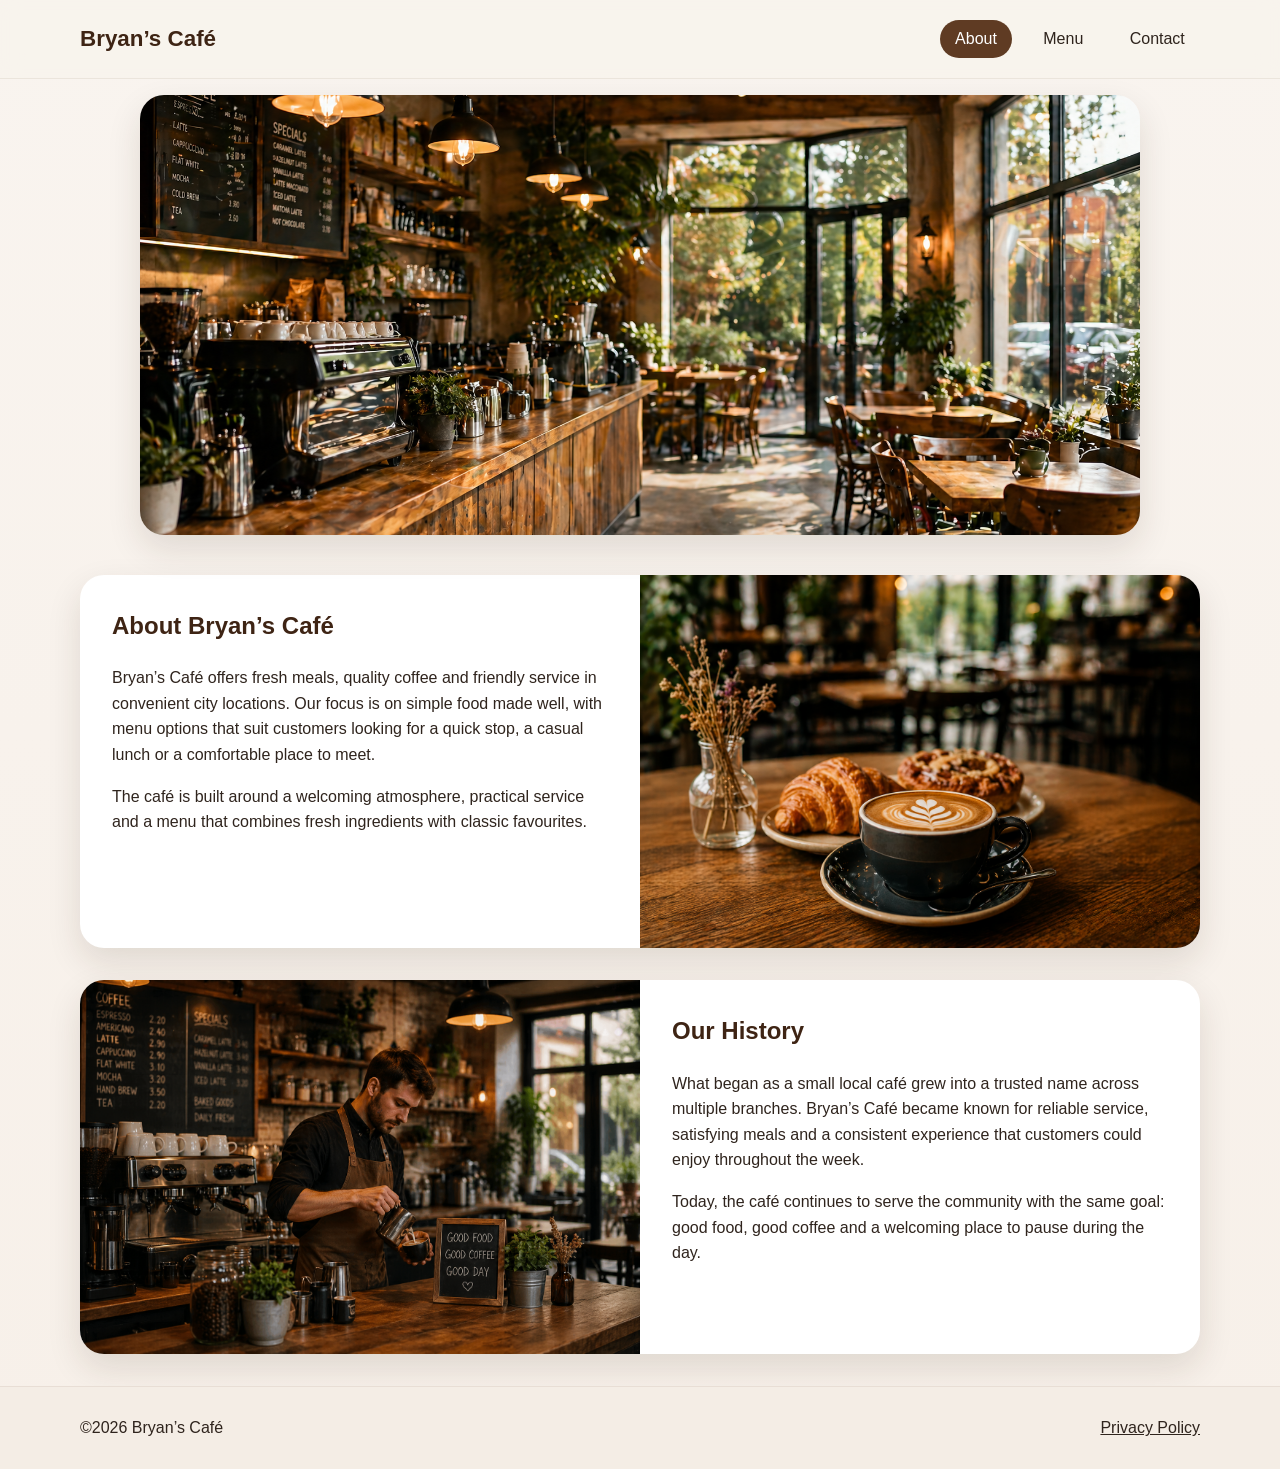
<file: index.html>
<!DOCTYPE html>
<html lang="en">
<head>
  <meta charset="UTF-8" />
  <meta name="viewport" content="width=device-width, initial-scale=1.0" />
  <title>About</title>
  <link rel="stylesheet" href="assets/css/style.css" />
</head>
<body>
  <header class="site-header">
    <nav class="navbar container" aria-label="Main navigation">
      <a class="logo" href="index.html">Bryan’s Café</a>
      <button class="nav-toggle" aria-label="Toggle navigation" aria-expanded="false">☰</button>
      <ul class="nav-links">
        <li><a href="index.html" aria-current="page">About</a></li>
        <li><a href="menu.html">Menu</a></li>
        <li><a href="contact.html">Contact</a></li>
      </ul>
    </nav>
  </header>

  <main>
    <section class="hero">
      <div class="container hero-image-only">
        <div class="hero-card">
          <img src="assets/images/banner.jpg" alt="Café banner" />
        </div>
      </div>
    </section>

    <section class="content-section container split-card">
      <div class="text-block">
        <h2>About Bryan’s Café</h2>
        <p>Bryan’s Café offers fresh meals, quality coffee and friendly service in convenient city locations. Our focus is on simple food made well, with menu options that suit customers looking for a quick stop, a casual lunch or a comfortable place to meet.</p>
        <p>The café is built around a welcoming atmosphere, practical service and a menu that combines fresh ingredients with classic favourites.</p>
      </div>

      <div class="image-block">
        <img src="assets/images/about.jpg" alt="About Bryan's Café" />
      </div>
    </section>

    <section class="content-section container split-card reverse">
      <div class="text-block">
        <h2>Our History</h2>
        <p>What began as a small local café grew into a trusted name across multiple branches. Bryan’s Café became known for reliable service, satisfying meals and a consistent experience that customers could enjoy throughout the week.</p>
        <p>Today, the café continues to serve the community with the same goal: good food, good coffee and a welcoming place to pause during the day.</p>
      </div>

      <div class="image-block">
        <img src="assets/images/history.jpg" alt="Our History" />
      </div>
    </section>
  </main>

  <footer class="site-footer">
    <div class="container footer-inner">
      <p id="copyright"></p>
      <a href="privacy.html" target="_blank" rel="noopener noreferrer">Privacy Policy</a>
    </div>
  </footer>

  <script src="assets/js/script.js"></script>
</body>
</html>
</file>
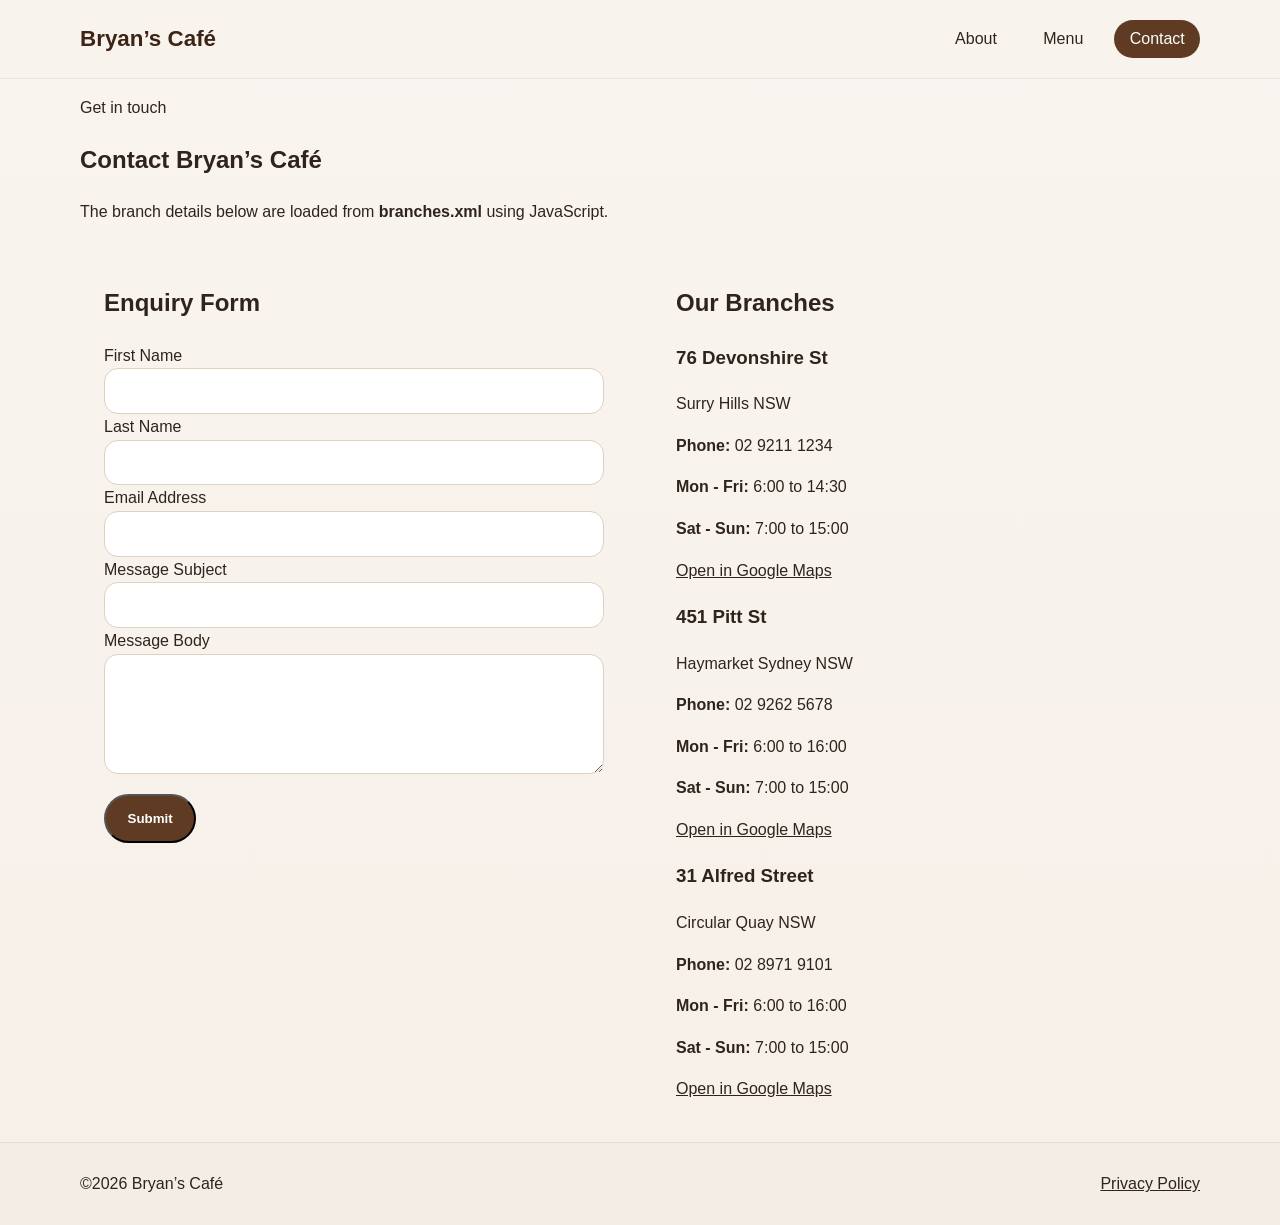
<file: contact.html>
<!DOCTYPE html>
<html lang="en">
<head>
  <meta charset="UTF-8" />
  <meta name="viewport" content="width=device-width, initial-scale=1.0" />
  <title>Contact</title>
  <link rel="stylesheet" href="assets/css/style.css" />
</head>
<body>
  <header class="site-header">
    <nav class="navbar container" aria-label="Main navigation">
      <a class="logo" href="index.html">Bryan’s Café</a>
      <button class="nav-toggle" aria-label="Toggle navigation" aria-expanded="false">☰</button>
      <ul class="nav-links">
        <li><a href="index.html">About</a></li>
        <li><a href="menu.html">Menu</a></li>
        <li><a href="contact.html" aria-current="page">Contact</a></li>
      </ul>
    </nav>
  </header>

  <main class="container page-spacing">
    <section class="page-heading">
      <p class="eyebrow">Get in touch</p>
      <h1>Contact Bryan’s Café</h1>
      <p>The branch details below are loaded from <strong>branches.xml</strong> using JavaScript.</p>
    </section>

    <section class="contact-grid">
      <div class="card form-card">
        <h2>Enquiry Form</h2>
        <form id="enquiry-form" novalidate>
          <div class="form-row">
            <label for="firstName">First Name</label>
            <input id="firstName" name="firstName" type="text" required />
          </div>
          <div class="form-row">
            <label for="lastName">Last Name</label>
            <input id="lastName" name="lastName" type="text" required />
          </div>
          <div class="form-row">
            <label for="email">Email Address</label>
            <input id="email" name="email" type="email" required />
          </div>
          <div class="form-row">
            <label for="subject">Message Subject</label>
            <input id="subject" name="subject" type="text" required />
          </div>
          <div class="form-row">
            <label for="message">Message Body</label>
            <textarea id="message" name="message" rows="6" required></textarea>
          </div>
          <button class="button" type="submit">Submit</button>
          <p id="form-message" class="form-message" aria-live="polite"></p>
        </form>
      </div>

      <div class="card">
        <h2>Our Branches</h2>
        <div id="branches-content" class="branches-list" aria-live="polite">
          <p class="loading">Loading branch details…</p>
        </div>
      </div>
    </section>
  </main>

  <footer class="site-footer">
    <div class="container footer-inner">
      <p id="copyright"></p>
      <a href="privacy.html" target="_blank" rel="noopener noreferrer">Privacy Policy</a>
    </div>
  </footer>

  <script src="assets/js/script.js"></script>
  <script src="assets/js/contact.js"></script>
</body>
</html>
</file>
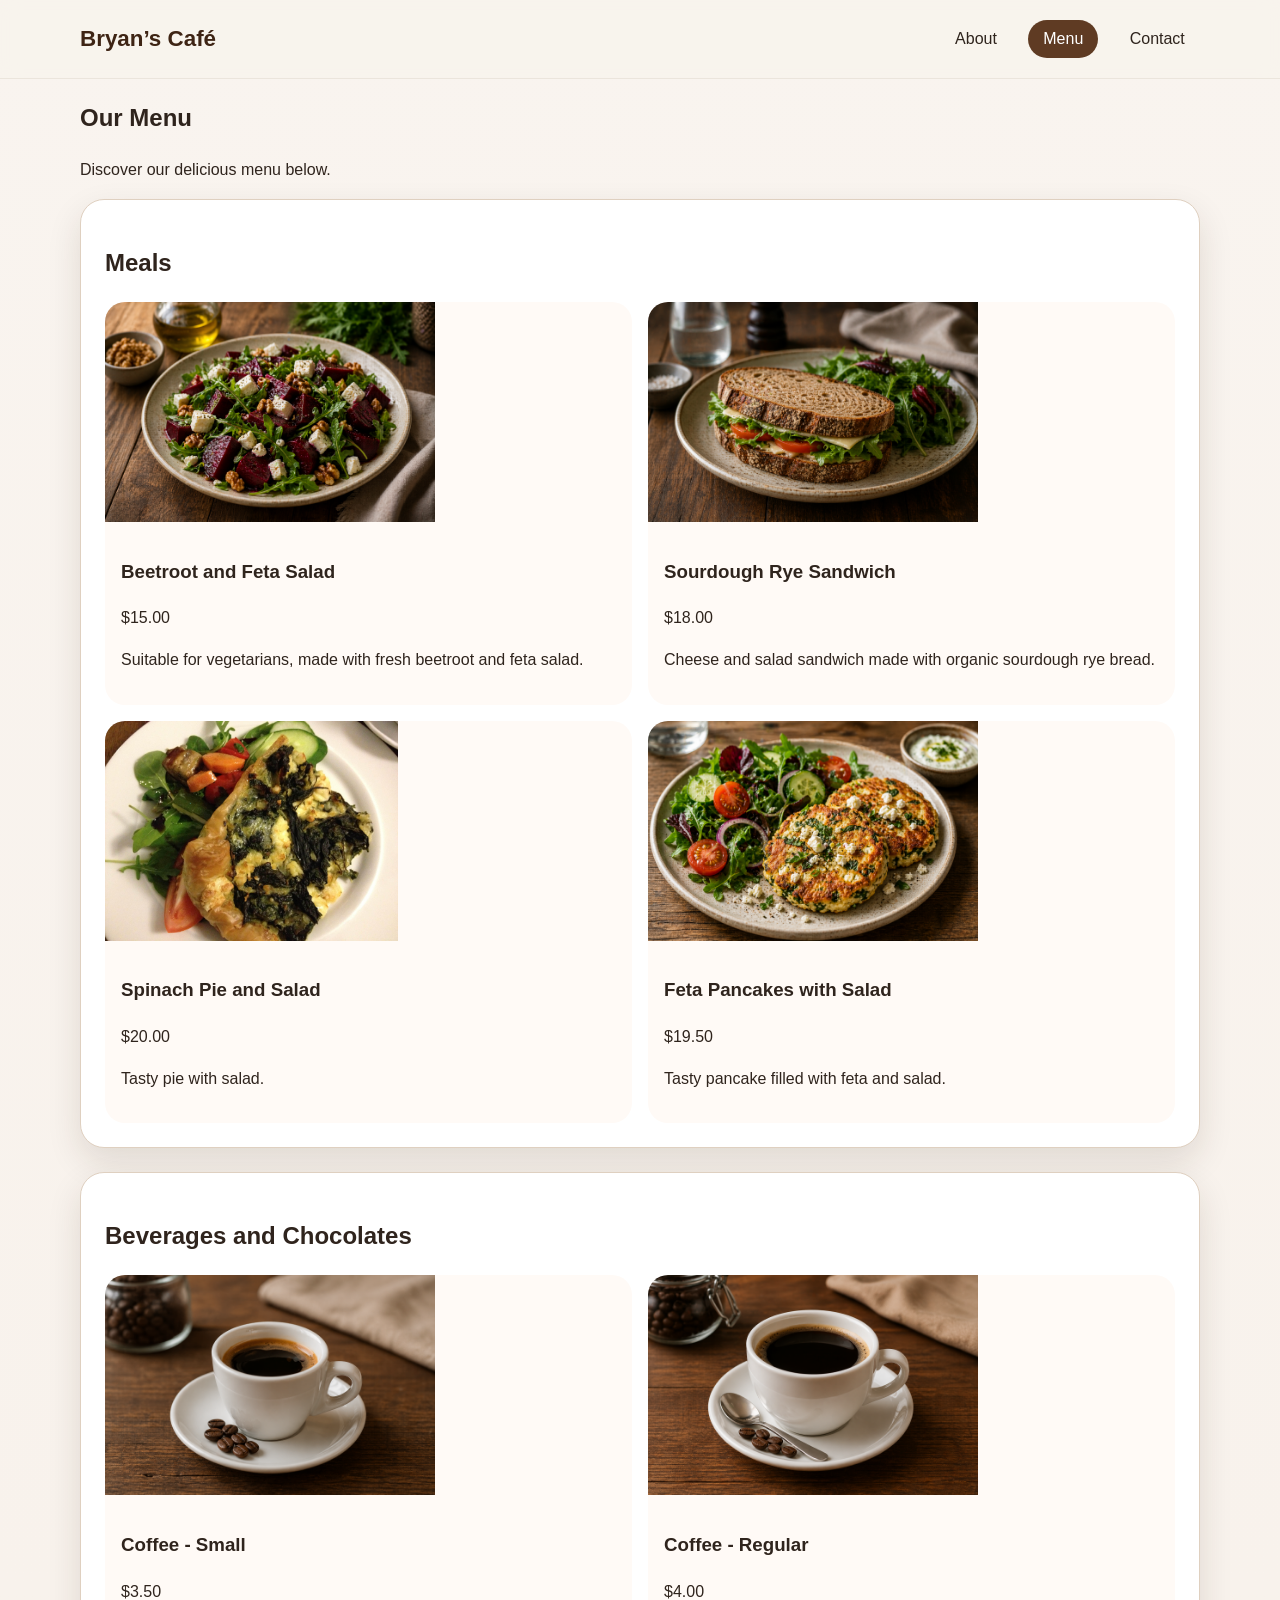
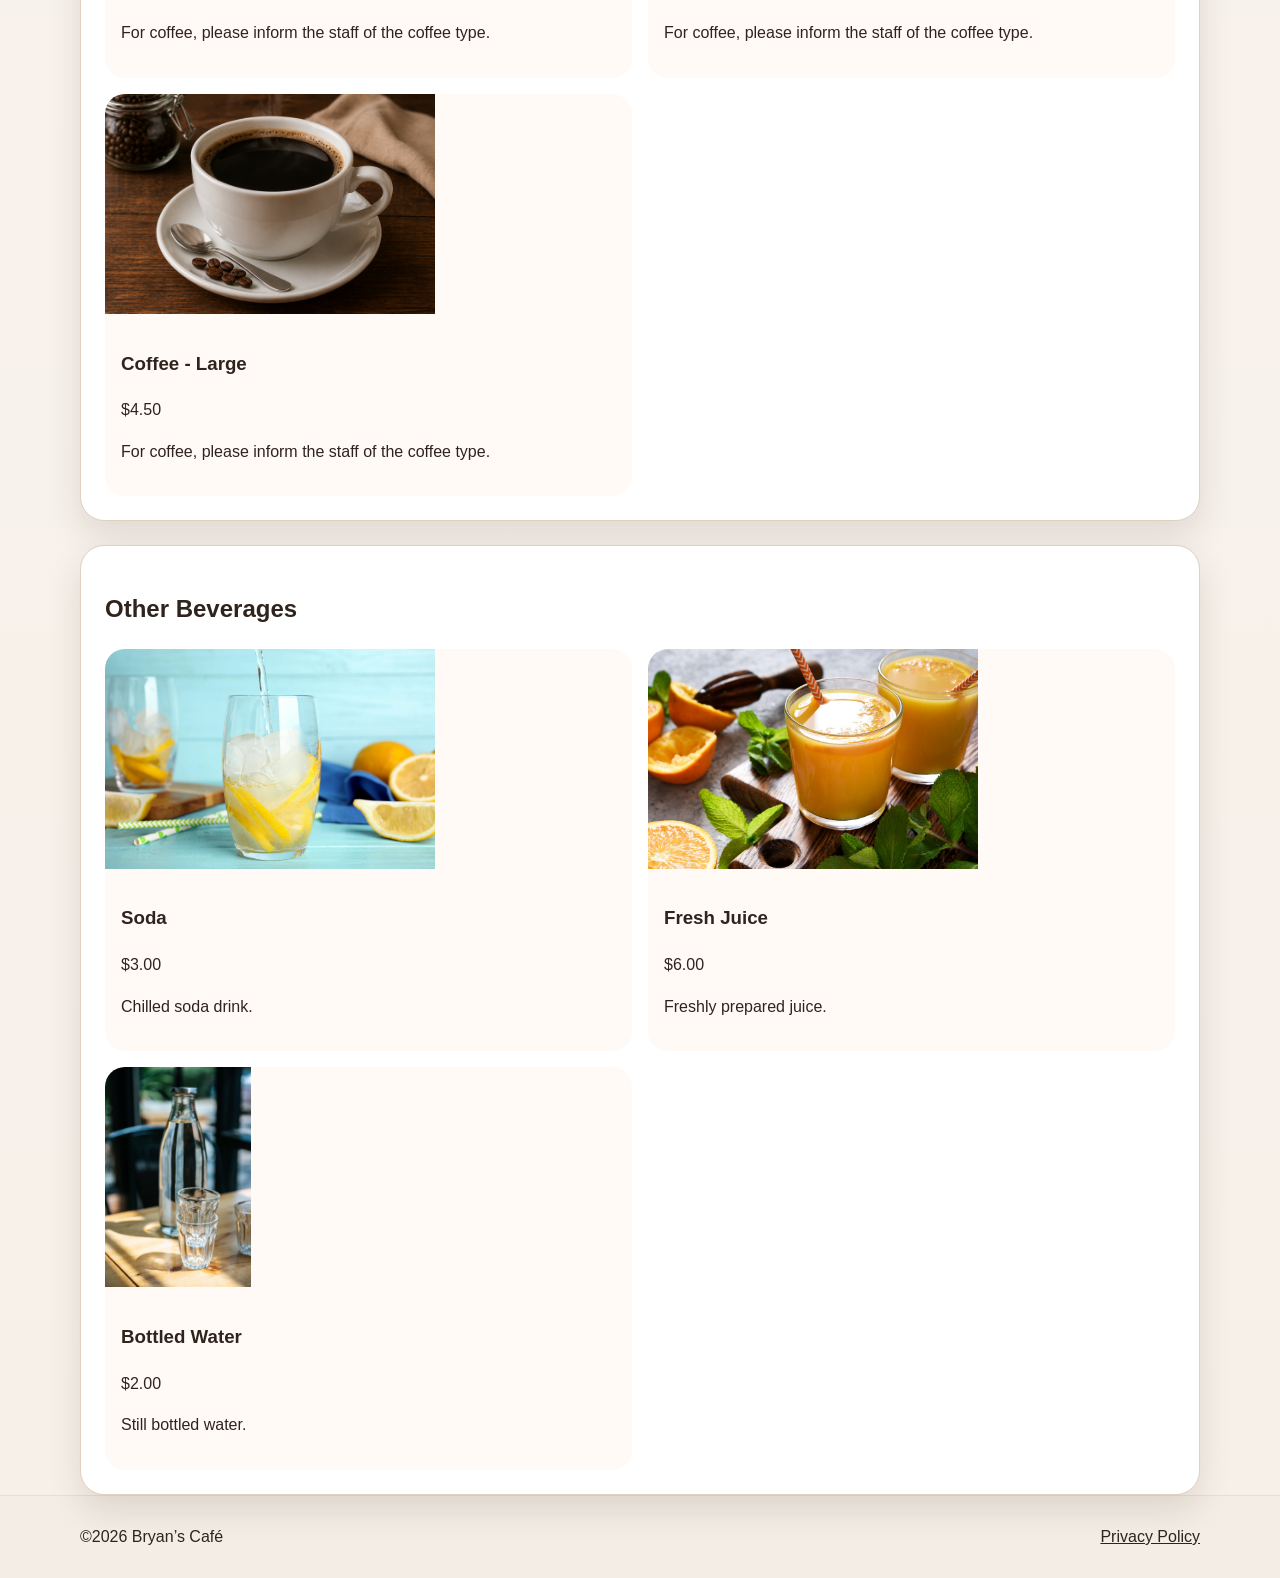
<file: menu.html>
<!DOCTYPE html>
<html lang="en">
<head>
  <meta charset="UTF-8" />
  <meta name="viewport" content="width=device-width, initial-scale=1.0" />
  <title>Menu</title>
  <link rel="stylesheet" href="assets/css/style.css" />
</head>
<body>
  <header class="site-header">
    <nav class="navbar container" aria-label="Main navigation">
      <a class="logo" href="index.html">Bryan’s Café</a>
      <button class="nav-toggle" aria-label="Toggle navigation" aria-expanded="false">☰</button>
      <ul class="nav-links">
        <li><a href="index.html">About</a></li>
        <li><a href="menu.html" aria-current="page">Menu</a></li>
        <li><a href="contact.html">Contact</a></li>
      </ul>
    </nav>
  </header>

  <main class="container page-spacing">
    <section class="page-heading">
      <h1>Our Menu</h1>
      <p>Discover our delicious menu below.</p>
    </section>

    <section id="menu-content" class="menu-layout" aria-live="polite">
      <p class="loading">Loading menu items…</p>
    </section>
  </main>

  <footer class="site-footer">
    <div class="container footer-inner">
      <p id="copyright"></p>
      <a href="privacy.html" target="_blank" rel="noopener noreferrer">Privacy Policy</a>
    </div>
  </footer>

  <script src="assets/js/script.js"></script>
  <script src="assets/js/menu.js"></script>
</body>
</html>
</file>
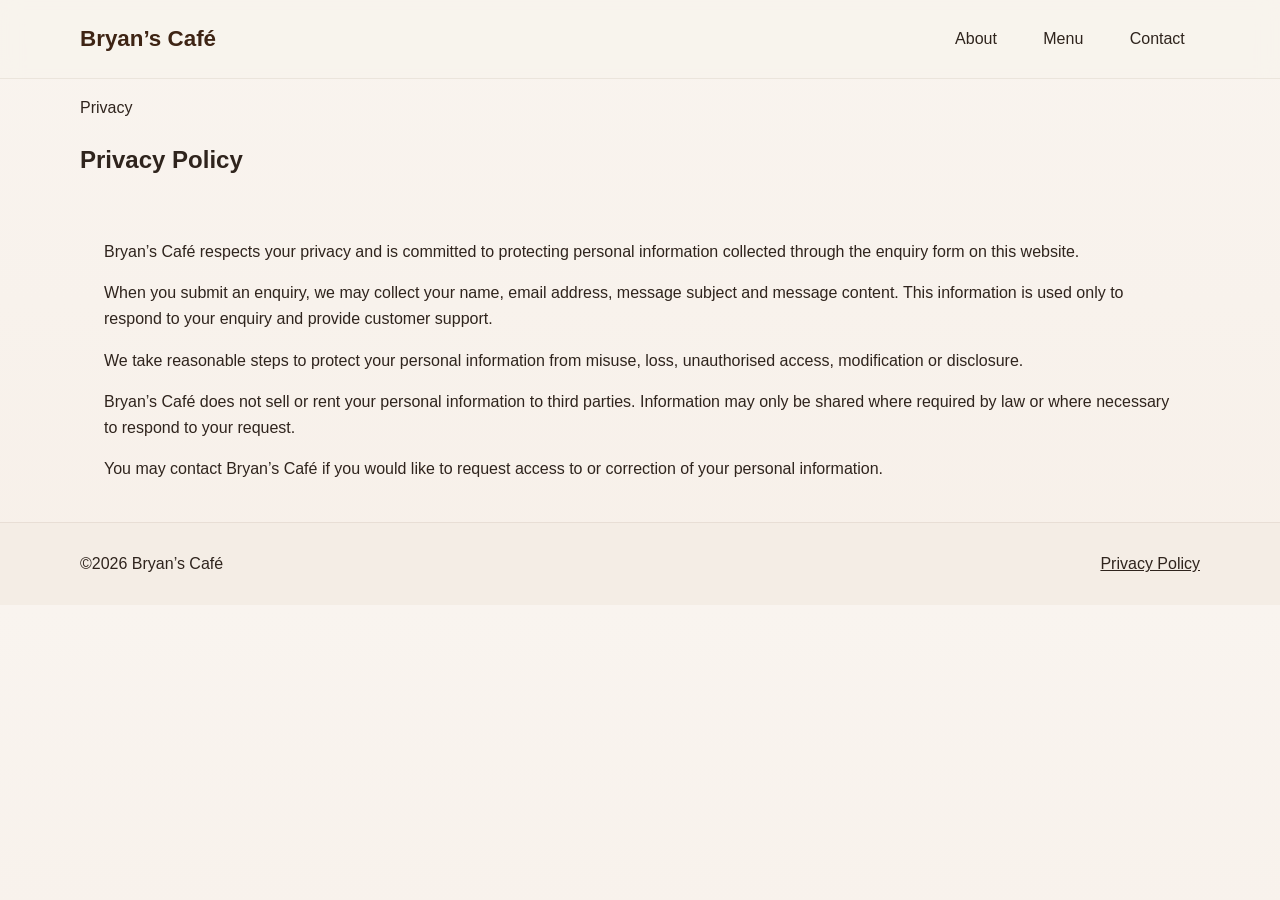
<file: privacy.html>
<!DOCTYPE html>
<html lang="en">
<head>
  <meta charset="UTF-8" />
  <meta name="viewport" content="width=device-width, initial-scale=1.0" />
  <title>Privacy Policy</title>
  <link rel="stylesheet" href="assets/css/style.css" />
</head>
<body>
  <header class="site-header">
    <nav class="navbar container" aria-label="Main navigation">
      <a class="logo" href="index.html">Bryan’s Café</a>
      <button class="nav-toggle" aria-label="Toggle navigation" aria-expanded="false">☰</button>
      <ul class="nav-links">
        <li><a href="index.html">About</a></li>
        <li><a href="menu.html">Menu</a></li>
        <li><a href="contact.html">Contact</a></li>
      </ul>
    </nav>
  </header>

  <main class="container page-spacing">
    <section class="page-heading">
      <p class="eyebrow">Privacy</p>
      <h1>Privacy Policy</h1>
    </section>

    <section class="card privacy-card">
      <p>Bryan’s Café respects your privacy and is committed to protecting personal information collected through the enquiry form on this website.</p>
      <p>When you submit an enquiry, we may collect your name, email address, message subject and message content. This information is used only to respond to your enquiry and provide customer support.</p>
      <p>We take reasonable steps to protect your personal information from misuse, loss, unauthorised access, modification or disclosure.</p>
      <p>Bryan’s Café does not sell or rent your personal information to third parties. Information may only be shared where required by law or where necessary to respond to your request.</p>
      <p>You may contact Bryan’s Café if you would like to request access to or correction of your personal information.</p>
    </section>
  </main>

  <footer class="site-footer">
    <div class="container footer-inner">
      <p id="copyright"></p>
      <a href="privacy.html" target="_blank" rel="noopener noreferrer">Privacy Policy</a>
    </div>
  </footer>

  <script src="assets/js/script.js"></script>
</body>
</html>
</file>
<file: assets/css/style.css>
:root {
  --bg: #f8f3ed;
  --surface: #ffffff;
  --surface-soft: #f2e6d8;
  --primary: #5f3b23;
  --primary-dark: #3e2414;
  --accent: #c58d4d;
  --text: #2f241d;
  --muted: #6f6258;
  --border: #dfd0c0;
  --shadow: 0 14px 34px rgba(48, 31, 19, 0.12);
}

/* RESET */
* { box-sizing: border-box; }
html { scroll-behavior: smooth; }

body {
  margin: 0;
  font-family: Arial, Helvetica, sans-serif;
  color: var(--text);
  background: linear-gradient(180deg, #f9f4ef 0%, #f7f0e9 100%);
  line-height: 1.6;
}

img { max-width: 100%; display: block; }
a { color: inherit; }

/* LAYOUT */
.container {
  width: min(1120px, calc(100% - 2rem));
  margin: 0 auto;
}

/* HEADER */
.site-header {
  position: sticky;
  top: 0;
  z-index: 10;
  backdrop-filter: blur(10px);
  background: rgba(248, 243, 237, 0.92);
  border-bottom: 1px solid rgba(95, 59, 35, 0.08);
}

.navbar {
  display: flex;
  align-items: center;
  justify-content: space-between;
  min-height: 78px;
}

.logo {
  text-decoration: none;
  font-size: 1.4rem;
  font-weight: 700;
  color: var(--primary-dark);
}

.nav-links {
  display: flex;
  gap: 1rem;
  list-style: none;
  padding: 0;
  margin: 0;
}

.nav-links a {
  text-decoration: none;
  padding: 0.65rem 0.95rem;
  border-radius: 999px;
  transition: 0.25s ease;
}

.nav-links a:hover,
.nav-links a[aria-current="page"] {
  background: var(--primary);
  color: #fff;
}

.nav-toggle {
  display: none;
  border: 1px solid var(--border);
  background: #fff;
  border-radius: 10px;
  padding: 0.55rem 0.75rem;
}

/* HERO (FIX DEFINITIF) */
.hero {
  padding: 1rem 0;
}

.hero-image-only {
  display: flex;
  justify-content: center;
}

.hero-card {
  width: 100%;
  max-width: 1000px;
  height: 440px;
  overflow: hidden;
  border-radius: 24px;
  box-shadow: var(--shadow);
}

.hero-card img {
  width: 100%;
  height: 100%;
  min-height: 0; /* 🔥 IMPORTANT */
  object-fit: cover;
}

/* BUTTON */
.button {
  display: inline-block;
  margin-top: 0.75rem;
  text-decoration: none;
  background: var(--primary);
  color: #fff;
  border-radius: 999px;
  padding: 0.95rem 1.35rem;
  font-weight: 700;
}

.button:hover {
  background: var(--primary-dark);
}

/* CONTENT */
.content-section {
  margin: 1.5rem auto 2rem;
}

.split-card {
  display: grid;
  grid-template-columns: 1fr 1fr;
  overflow: hidden;
  border-radius: 24px;
  box-shadow: var(--shadow);
  background: var(--surface);
}

.split-card.reverse .text-block { order: 2; }
.split-card.reverse .image-block { order: 1; }

.text-block {
  padding: 2rem;
}

.text-block h2 {
  margin-top: 0;
  color: var(--primary-dark);
}

.image-block img {
  width: 100%;
  height: 100%;
  min-height: 320px;
  object-fit: cover;
}

/* MENU */
.menu-layout {
  display: grid;
  gap: 1.5rem;
}

.menu-section {
  background: var(--surface);
  border: 1px solid var(--border);
  border-radius: 24px;
  padding: 1.5rem;
  box-shadow: var(--shadow);
}

.menu-grid {
  display: grid;
  grid-template-columns: repeat(2, 1fr);
  gap: 1rem;
}

.menu-card {
  border-radius: 20px;
  overflow: hidden;
  background: #fffaf6;
}

.menu-card img {
  height: 220px;
  object-fit: cover;
}

.menu-card-content {
  padding: 1rem;
}

/* CONTACT */
.contact-grid {
  display: grid;
  grid-template-columns: 1fr 1fr;
  gap: 1.5rem;
}

.card {
  padding: 1.5rem;
}

/* FORM */
input, textarea {
  width: 100%;
  border: 1px solid var(--border);
  border-radius: 14px;
  padding: 0.9rem;
}

input:focus, textarea:focus {
  outline: 2px solid rgba(197, 141, 77, 0.35);
}

/* FOOTER */
.site-footer {
  border-top: 1px solid rgba(95, 59, 35, 0.08);
  background: #f4ede5;
}

.footer-inner {
  min-height: 82px;
  display: flex;
  align-items: center;
  justify-content: space-between;
}

/* RESPONSIVE */
@media (max-width: 860px) {

  .split-card,
  .contact-grid,
  .menu-grid {
    grid-template-columns: 1fr;
  }

  .nav-toggle { display: inline-block; }

  .nav-links {
    display: none;
    flex-direction: column;
    background: white;
    padding: 1rem;
    border-radius: 12px;
  }

  .nav-links.open {
    display: flex;
  }

  .hero-card {
    height: 100px;
  }

  .hero-card img {
    height: 140%;
    min-height: 0;
  }

  .footer-inner {
    flex-direction: column;
    text-align: center;
  }
}
</file>
